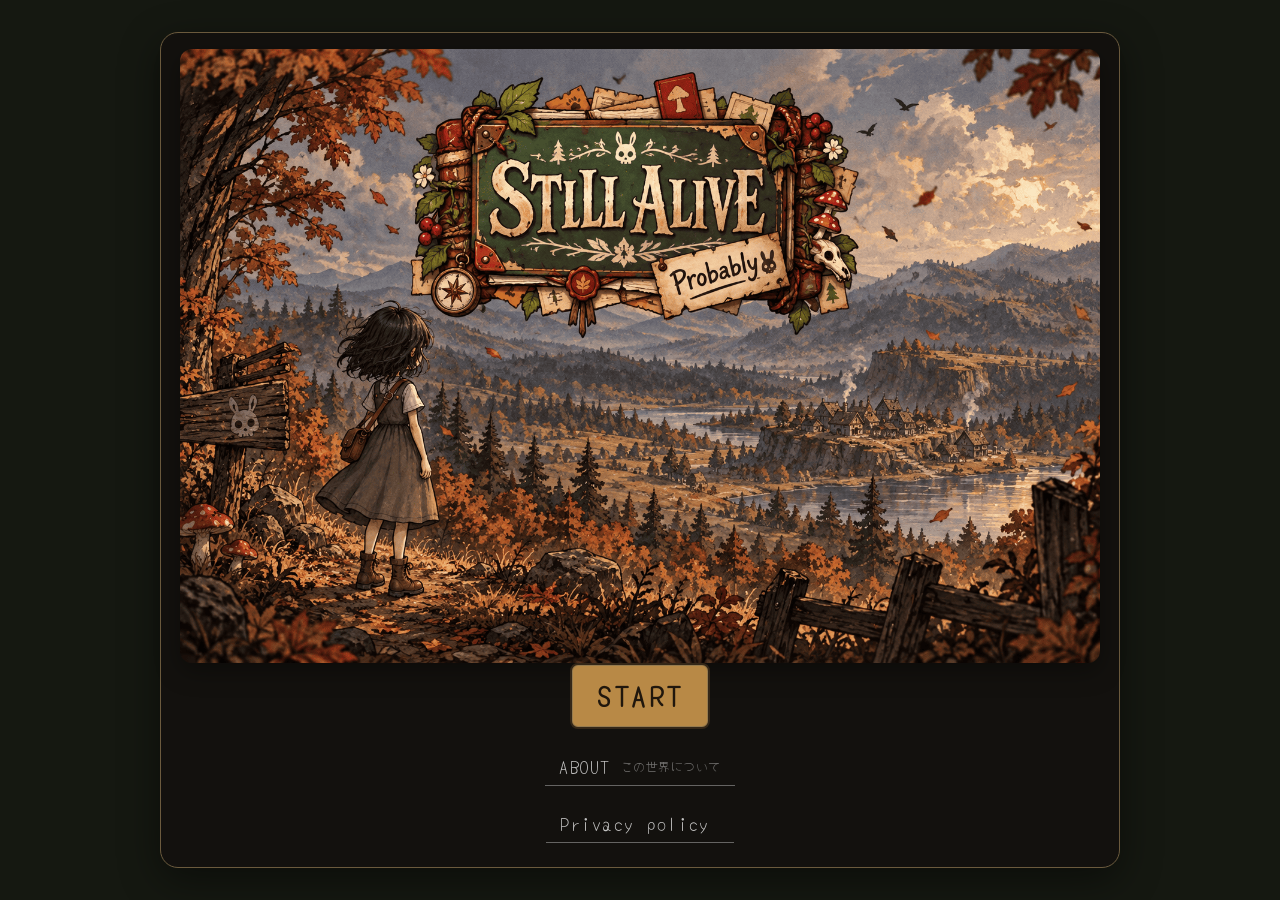
<file: survival-game/index.html>
<!doctype html>
<html lang="ja">
<head>
  <meta charset="utf-8">
  <meta name="viewport" content="width=device-width,initial-scale=1">
  <title>STILL ALIVE, probably.｜奇妙な世界で生き延びる小さなサバイバルゲーム</title>

  <meta name="description" content="奇妙な世界で生き延びる小さなサバイバルゲーム。資源を集め、拠点を発展させながら空腹やライフを管理し、クリアを目指そう。インストール不要で遊べます。">
  <meta property="og:title" content="STILL ALIVE, probably.｜奇妙な世界で生き延びる小さなサバイバルゲーム">
  <meta property="og:description" content="奇妙な世界で生き延びる小さなサバイバルゲーム。資源を集め、拠点を発展させながら、クリアを目指そう。">
  <meta property="og:image" content="https://akasan-code.github.io/Still-Alive-Probably/survival-game/images/UI/title_screen.png">
  <meta name="twitter:card" content="summary_large_image">

  <link rel="preconnect" href="https://fonts.googleapis.com">
  <link rel="preconnect" href="https://fonts.gstatic.com" crossorigin>
  <link href="https://fonts.googleapis.com/css2?family=Yomogi&display=swap" rel="stylesheet">
  <link rel="stylesheet" href="style.css">

</head>

<body>

  <!-- =====================================================
       スタート画面
  ====================================================== -->

  <div id="title" class="start-screen">

    <div class="start-card title-card">

      <img
        src="images/UI/title_screen.png"
        alt="Still Alive, Probably"
        class="title-main-visual"
      >

      <button
        id="start"
        class="primary-btn title-start-btn"
      >
        START
      </button>
      <a href="./about.html" class="title-about-link">
        ABOUT
        <span>この世界について</span>
      </a>
      <a href="./privacy.html" class="title-about-link">
        Privacy policy
        <span></span>
      </a>
    </div>

  </div>

  <!-- =====================================================
       ゲーム本体
  ====================================================== -->

  <div id="game" hidden>

    <!-- ===================================================
         上部ステータス
    ==================================================== -->

    <header class="topbar">

      <div class="day-card">
        <div>
          Day
          <span id="day">1</span>
        </div>
      </div>

      <div
        id="resources"
        class="resources"
      ></div>

      <button
        id="bookBtn"
        class="menu-btn"
        type="button"
        aria-label="食材図鑑"
      >
        <img
          src="images/UI/book.png"
          alt=""
        >
      </button>
    </header>


    <!-- ===================================================
         キャラクター・ステータス
    ==================================================== -->

    <section class="status-area">
      <!-- 空腹度とライフエリア-->
      <div class="status-row">
        <div class="status-card">
          <div class="status-title">
            <div class="status-label">
              <img class="status-icon" src="images/UI/hunger.png" alt="空腹度">
              <span>空腹度</span>
            </div>
            <b id="hungerText"></b>
          </div>
          <div class="bar">
            <i id="hungerBar"></i>
          </div>
        </div>

        <div class="status-card">
          <div class="status-title">
            <div class="status-label">
              <img class="status-icon" src="images/UI/life.png" alt="ライフ">
              <span>ライフ</span>
            </div>
            <b id="lifeText"></b>
          </div>
          <div class="bar life">
            <i id="lifeBar"></i>
          </div>
        </div>
      </div>

      <div id="characterArea" class="character-area">

        <div class="eat-control">

          <button
            id="eat"
            class="eat-button"
            type="button"
            aria-label="食べる"
          >
            <img
              src="images/UI/eat.png"
              alt=""
            >
          </button>

          <div class="eat-food-count">
            <img
              src="images/UI/materials_food.png"
              alt="食料"
            >
            <span id="food">0</span>
          </div>
        </div>

        <div class="character-display">

          <img
            id="char"
            src="images/character_idle1.png"
            alt="主人公"
          >

          <div
            id="discoveryMark"
            class="discovery-mark"
            hidden
          >
            !
          </div>

        </div>

      <button
        id="exploreSign"
        class="explore-sign-button"
        type="button"
        aria-label="探検へ"
      >
        <img
          src="images/UI/explore_sign.png"
          alt=""
        >
      </button>

      </div>

    </section>


    <!-- ===================================================
         メイン
    ==================================================== -->

    <main>


      <!-- =================================================
           拠点画面
      ================================================== -->

      <div
        id="baseView"
        class="game-view"
      >

        <section class="base-panel">

          <div class="section-head">

            <h2>
              拠点施設
            </h2>

            <span class="section-note">施設を選んで開発</span>

          </div>

          <div
            id="facilities"
            class="facility-grid"
          ></div>

        </section>

        <!-- 探索ログ -->
        <section class="log-panel">

          <div class="section-head">

            <h2>
              探索ログ
            </h2>

            <button id="clearLog">
              消去
            </button>

          </div>

          <div id="log"></div>

        </section>

      </div>


      <!-- =================================================
           探索画面
      ================================================== -->

      <div
        id="exploreView"
        class="game-view"
        hidden
      >

        <section class="map-panel">

          <div class="section-head">

            <h2>
              🧭 探索マップ
            </h2>

            <button id="backToBase">
              🏠 拠点に戻る
            </button>

          </div>

          <div class="explore-help">
            探索済みマスに隣接するマスを探索できます
          </div>

          <div
            id="map"
            class="hex-map"
          ></div>

        </section>

      </div>


    </main>

  </div>


  <!-- =====================================================
       探索確認モーダル
  ====================================================== -->

  <div
    id="exploreModal"
    class="modal-backdrop"
    hidden
  >

    <div class="explore-modal">

      <div class="modal-head">

        <div>

          <small>
            探索先の確認
          </small>

          <h2 id="exploreTitle"></h2>

        </div>

        <button
          id="modalClose"
          class="modal-close"
        >
          ×
        </button>

      </div>


      <div
        id="explorePreview"
        class="explore-preview"
      ></div>

      <div class="preview-section">

        <h3>
          獲得予想
        </h3>

        <div
          id="resourcePreview"
          class="resource-preview"
        ></div>

        <p class="preview-note">
        </p>

      </div>


      <div class="modal-actions">

        <button
          id="cancelExplore"
          class="secondary-btn"
        >
          やめる
        </button>

        <button
          id="confirmExplore"
          class="primary-btn"
        >
          ここを探索する
        </button>

      </div>

    </div>

  </div>


  <!-- =====================================================
       施設確認モーダル
  ====================================================== -->

  <div
    id="facilityModal"
    class="modal-backdrop"
    hidden
  >

    <div class="explore-modal wide">

      <div class="modal-head">

        <h2 id="facilityTitle">施設</h2>

        <button
          id="facilityClose"
          class="modal-close"
        >
          ×
        </button>

      </div>

      <div id="facilityDetail" class="facility-detail"></div>

      <div class="modal-actions">
        <button id="facilityCancel" class="secondary-btn">
          キャンセル
        </button>
        <button id="facilityUpgradeBtn" class="primary-btn">
          レベルアップ
        </button>
      </div>

    </div>

  </div>


  <!-- =====================================================
       食材図鑑モーダル
  ====================================================== -->

  <div
    id="bookModal"
    class="modal-backdrop"
    hidden
  >

    <div class="explore-modal wide">

      <div class="modal-head">

        <h2>
          食材図鑑
        </h2>

        <button
          class="modalClose2 modal-close"
        >
          ×
        </button>

      </div>

      <div
        id="book"
        class="book-grid"
      ></div>

    </div>

  </div>

<!-- =====================================================
     探索結果モーダル
====================================================== -->
  <div
    id="exploreResultModal"
    class="modal-backdrop"
    hidden
  >
    <div class="explore-modal">

      <div class="modal-head">
        <div>
          <small>探索終了</small>
          <h2>見つけたもの</h2>
        </div>
      </div>

      <div
        id="exploreResultDetail"
        class="explore-result-detail"
      ></div>

      <div class="modal-actions result-actions">

        <button
          id="exploreResultOk"
          class="primary-btn"
        >
          OK
        </button>

      </div>

    </div>
  </div>

  <!-- トースト -->

  <div
    id="toast"
    class="toast"
  ></div>


  <script src="app.js"></script>

  <!-- =====================================================
      スクラップブックイベント　ラストイベント
  ===================================================== -->
  <div
    id="gateCutsceneOverlay"
    class="story-cutscene-overlay"
    hidden
  >
    <div
      id="gateScrapbook"
      class="story-scrapbook"
    >

      <div
        id="gateCutLayer"
        class="story-cut-layer"
      ></div>

      <div
        id="gateCutText"
        class="story-cut-text"
      ></div>

      <div class="story-cut-guide">
        タップして続ける
      </div>

    </div>
    <div
    id="gateEndingFade"
    class="gate-ending-fade"
  ></div>
  </div>

  <!-- =====================================================
      エンディング
  ===================================================== -->
  <div
    id="endingOverlay"
    class="ending-overlay"
    hidden
  >
    <div
      id="endingPage"
      class="ending-page"
    >

      <div
        id="endingCutLayer"
        class="ending-cut-layer"
      ></div>

      <div
        id="endingBookCover"
        class="ending-book-cover"
      >
        <img
          src="images/events/book_cover.png"
          alt="旅の記録"
        >
      </div>

    </div>

    <div
      id="endingTitle"
      class="ending-title"
    >
      the end...
    </div>
  </div>

</body>
</html>
</file>
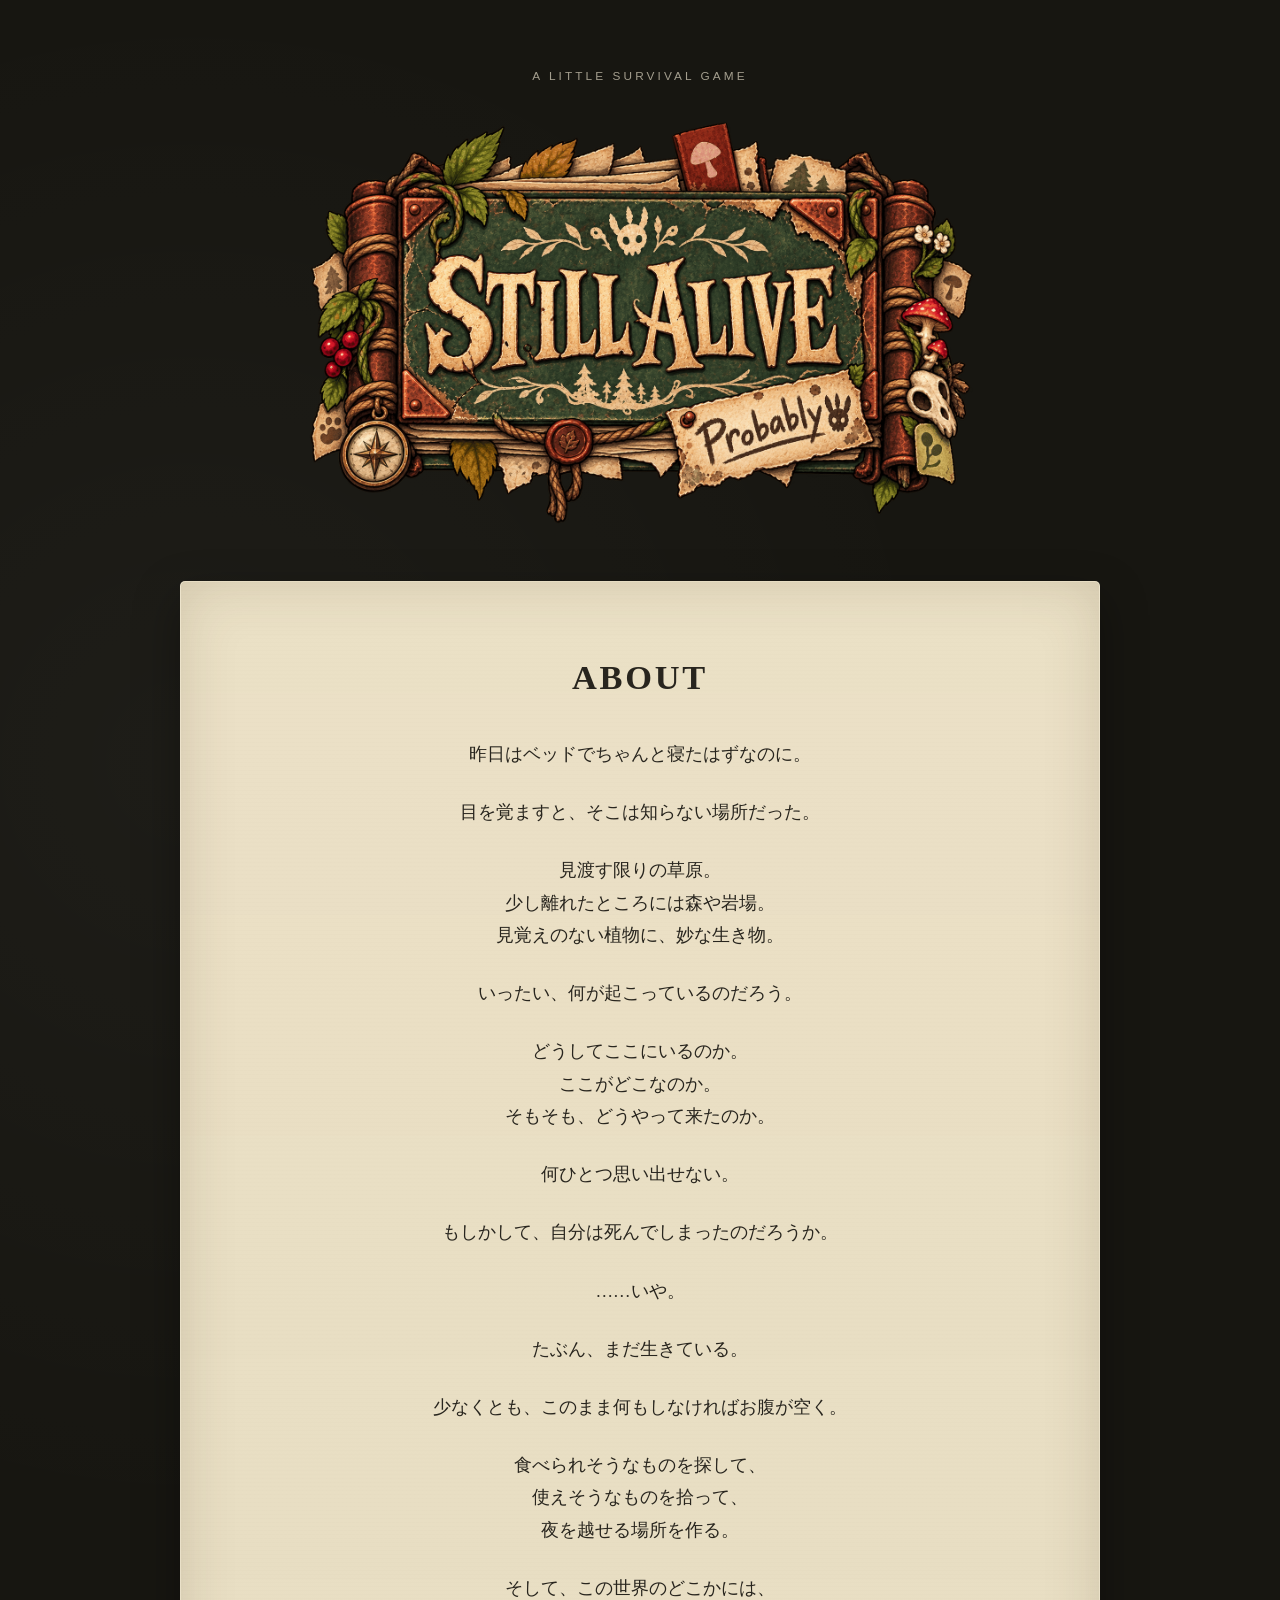
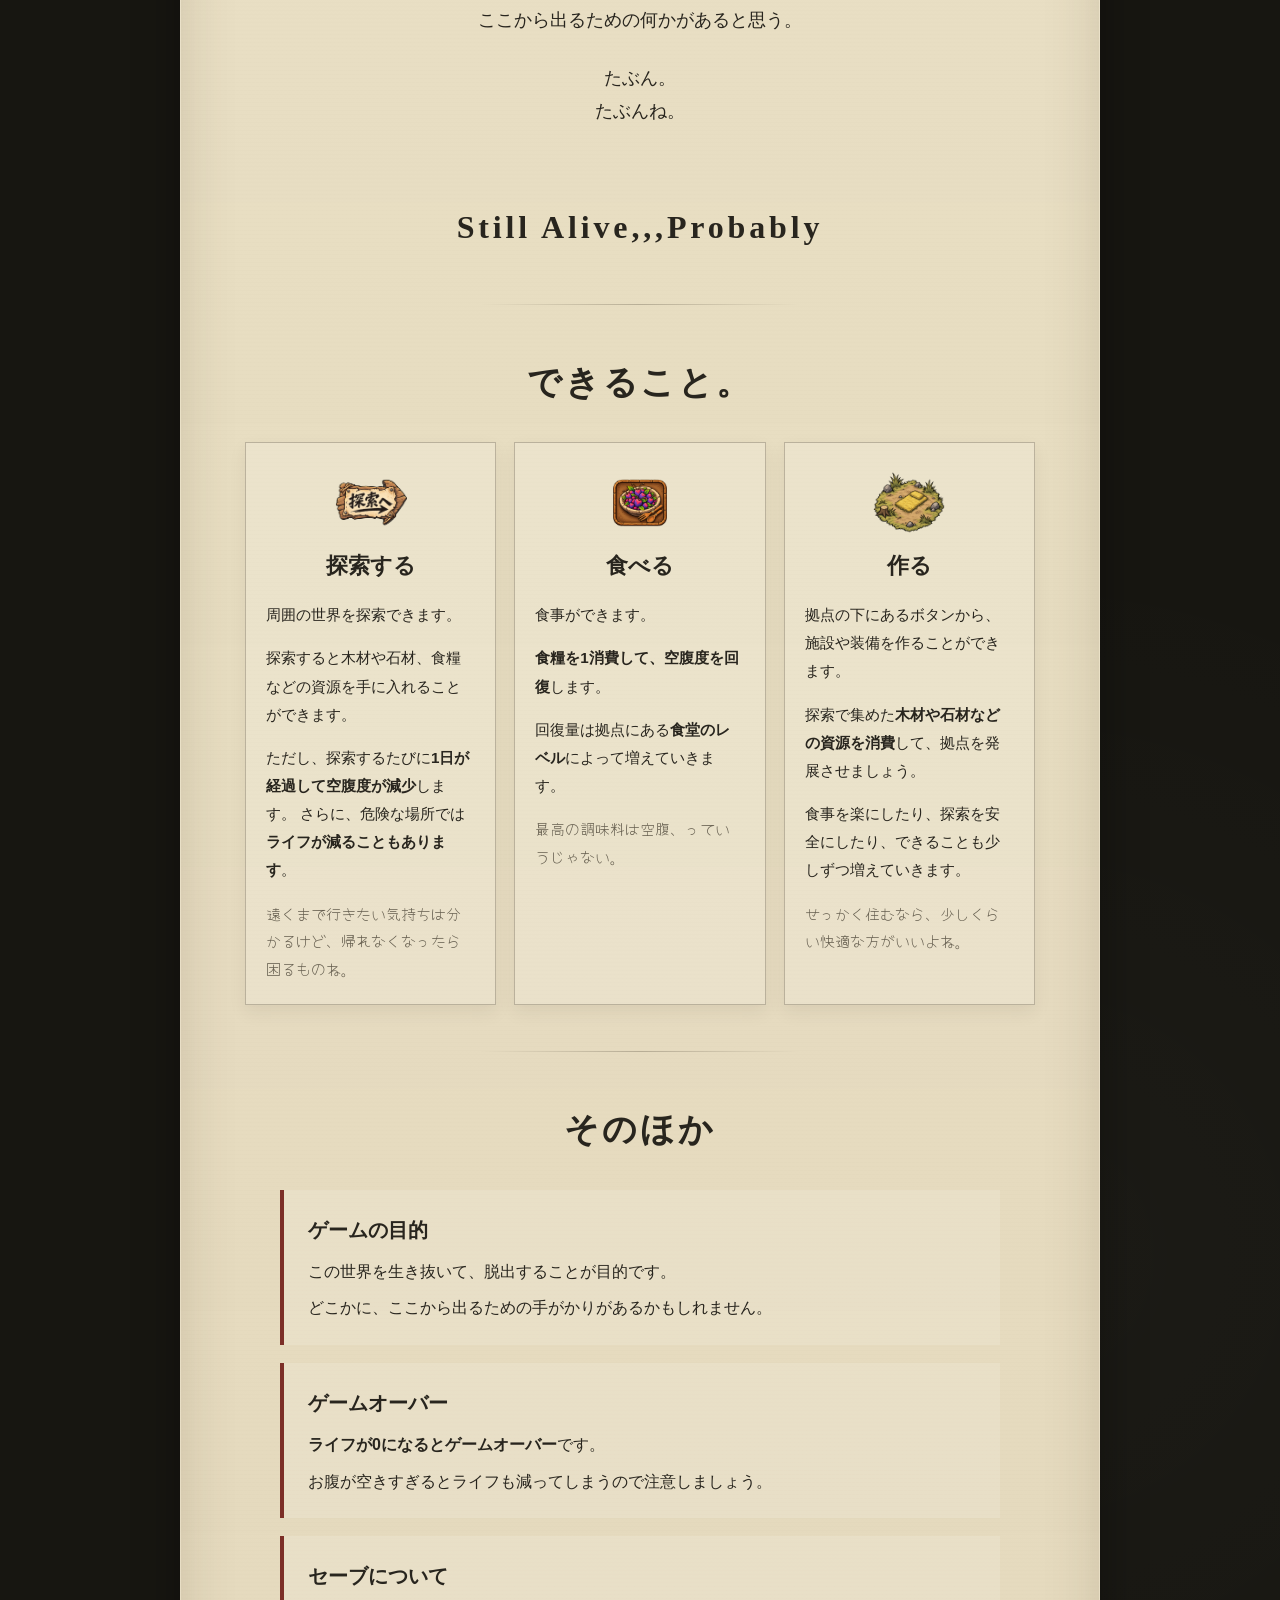
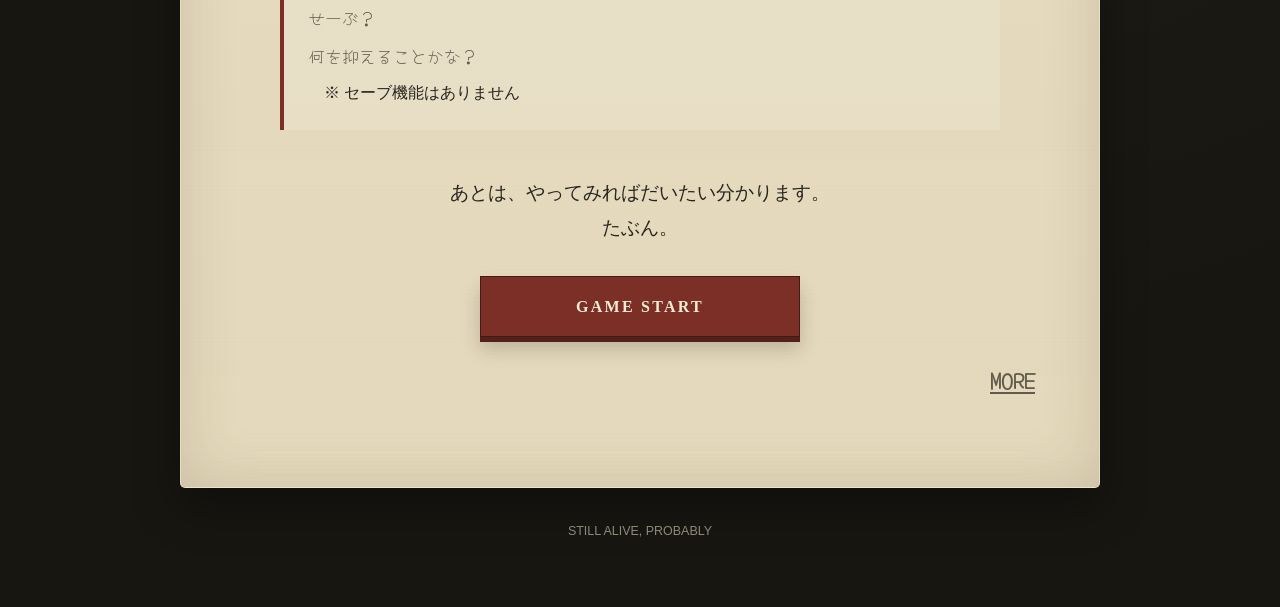
<file: survival-game/about.html>
<!DOCTYPE html>
<html lang="ja">
<head>
  <meta charset="UTF-8">
  <meta name="viewport" content="width=device-width, initial-scale=1.0">
  <meta name="description" content="STILL ALIVE, PROBABLY - 奇妙な世界を生き抜いて脱出するサバイバル探索ゲーム">
  <title>ABOUT | STILL ALIVE, PROBABLY</title>
  <link rel="preconnect" href="https://fonts.googleapis.com">
  <link rel="preconnect" href="https://fonts.gstatic.com" crossorigin>
  <link href="https://fonts.googleapis.com/css2?family=Yomogi&display=swap" rel="stylesheet">

  <style>
    :root {
      --bg: #171611;
      --paper: #e9dec1;
      --paper-dark: #d5c7a5;
      --ink: #28251e;
      --muted: #625b4c;
      --accent: #7c2f27;
      --accent-dark: #55201b;
      --line: rgba(61, 53, 39, 0.28);
      --shadow: rgba(0, 0, 0, 0.34);
    }

    * {
      box-sizing: border-box;
    }

    html {
      scroll-behavior: smooth;
    }

    body {
      margin: 0;
      min-height: 100vh;
      color: var(--ink);
      background:
        radial-gradient(circle at 15% 20%, rgba(255,255,255,0.03), transparent 24%),
        radial-gradient(circle at 80% 75%, rgba(255,255,255,0.025), transparent 24%),
        var(--bg);
      font-family:
        "Hiragino Kaku Gothic ProN",
        "Yu Gothic",
        "Meiryo",
        sans-serif;
      line-height: 1.85;
    }

    a {
      color: inherit;
    }

    .page {
      width: min(920px, calc(100% - 28px));
      margin: 0 auto;
      padding: 42px 0 64px;
    }

    .hero {
      text-align: center;
      color: #efe7d1;
      padding: 24px 14px 32px;
    }

    .hero-kicker {
      margin: 0 0 8px;
      font-size: 0.74rem;
      letter-spacing: 0.26em;
      opacity: 0.65;
    }

    .hero-title {
      margin: 0;
      font-family: Georgia, "Times New Roman", serif;
      font-size: clamp(2.25rem, 7vw, 4.9rem);
      line-height: 0.95;
      letter-spacing: 0.02em;
      font-weight: 700;
      text-shadow: 0 4px 18px rgba(0,0,0,0.4);
    }

    .hero-probably {
      display: inline-block;
      margin-top: 10px;
      padding: 3px 12px 5px;
      font-family: Georgia, "Times New Roman", serif;
      font-size: clamp(1rem, 3.7vw, 1.55rem);
      font-style: italic;
      letter-spacing: 0.08em;
      background: #d9caa8;
      color: #29251c;
      transform: rotate(-2deg);
      box-shadow: 0 3px 10px rgba(0,0,0,0.28);
    }

    /*
      ロゴ画像を使う場合は、上の .hero-title / .hero-probably の代わりに
      <img class="hero-logo" src="./images/your-logo.png" alt="STILL ALIVE, PROBABLY">
      のように差し替えられます。
    */
    .hero-logo {
      display: block;
      width: min(680px, 94%);
      height: auto;
      margin: 0 auto;
    }

    .paper {
      position: relative;
      overflow: hidden;
      background:
        linear-gradient(rgba(255,255,255,0.08), rgba(0,0,0,0.025)),
        var(--paper);
      border: 1px solid rgba(255,255,255,0.1);
      border-radius: 5px;
      box-shadow: 0 18px 46px var(--shadow);
    }

    .paper::before,
    .paper::after {
      content: "";
      position: absolute;
      pointer-events: none;
      inset: 0;
    }

    .paper::before {
      opacity: 0.14;
      background-image:
        repeating-linear-gradient(
          0deg,
          rgba(74, 61, 42, 0.08) 0px,
          rgba(74, 61, 42, 0.08) 1px,
          transparent 1px,
          transparent 4px
        );
    }

    .paper::after {
      box-shadow: inset 0 0 55px rgba(82, 67, 43, 0.17);
    }

    .paper-inner {
      position: relative;
      z-index: 1;
      padding: clamp(28px, 6vw, 64px);
    }

    .story {
      max-width: 650px;
      margin: 0 auto;
      text-align: center;
      font-family: "Yu Mincho", "Hiragino Mincho ProN", serif;
      font-size: clamp(1rem, 2.3vw, 1.1rem);
    }

    .story p {
      margin: 0 0 1.45em;
    }

    .story .ending-title {
      margin-top: 2.2em;
      font-family: Georgia, "Times New Roman", serif;
      font-size: clamp(1.25rem, 4vw, 2rem);
      font-weight: 700;
      letter-spacing: 0.12em;
    }

    .divider {
      width: min(320px, 70%);
      height: 1px;
      margin: 46px auto;
      background: linear-gradient(to right, transparent, var(--line), transparent);
    }

    .section-title {
      margin: 0 0 28px;
      text-align: center;
      font-family: "Yu Mincho", "Hiragino Mincho ProN", serif;
      font-size: clamp(1.5rem, 4vw, 2.15rem);
      letter-spacing: 0.08em;
    }

    .actions {
      display: grid;
      grid-template-columns: repeat(3, 1fr);
      gap: 18px;
    }

    .action-card {
      position: relative;
      padding: 24px 20px 22px;
      border: 1px solid var(--line);
      background: rgba(255,255,255,0.16);
      box-shadow: 0 7px 16px rgba(67, 54, 34, 0.08);
    }

    .action-card h3 {
      margin: 0 0 14px;
      font-family: "Yu Mincho", "Hiragino Mincho ProN", serif;
      font-size: 1.35rem;
    }

    .action-card p {
      margin: 0 0 1em;
      font-size: 0.95rem;
    }

    .action-card p:last-child {
      margin-bottom: 0;
    }
    .action-heading {
      display: flex;
      flex-direction: column;
      gap: 8px;
      align-items: center;
      margin-bottom: 14px;
    }

    .action-heading h3 {
      margin: 0;
    }

    .action-icon {
      width: 72px;
      height: 72px;
      object-fit: contain;
    }

    .action-card > p {
      text-align: left;
    }

    .flavor {
      color: var(--muted);
      font-family: "Yomogi", cursive;
      font-style: normal;
      font-size: 1.05rem;
      line-height: 1.8;
    }

    .more {
      color: var(--muted);
      font-family: "Yomogi", cursive;
      font-style: normal;
      font-size: 1.4rem;
      line-height: 1.8;
      text-align: right;
      font-weight: 700;
    }

    .rules {
      display: grid;
      gap: 18px;
      max-width: 720px;
      margin: 0 auto;
    }

    .rule {
      padding: 22px 24px;
      border-left: 4px solid var(--accent);
      background: rgba(255,255,255,0.13);
    }

    .rule h3 {
      margin: 0 0 8px;
      font-family: "Yu Mincho", "Hiragino Mincho ProN", serif;
      font-size: 1.25rem;
    }

    .rule p {
      margin: 0.45em 0 0;
    }

    .save-joke {
      font-family: "Yomogi", cursive;
      font-size: 1.15rem;
      font-style: normal;
      line-height: 1.8;
    }

    .closing {
      margin: 46px 0 16px;
      text-align: center;
      font-family: "Yu Mincho", "Hiragino Mincho ProN", serif;
      font-size: clamp(1.02rem, 2.5vw, 1.18rem);
    }

    .start-wrap {
      text-align: center;
      margin-top: 30px;
    }

    .start-button {
      display: inline-block;
      min-width: min(320px, 100%);
      padding: 15px 28px;
      text-decoration: none;
      color: #f6ecd5;
      background: var(--accent);
      border: 1px solid rgba(48, 20, 17, 0.75);
      box-shadow:
        0 5px 0 var(--accent-dark),
        0 12px 18px rgba(0,0,0,0.18);
      font-family: Georgia, "Times New Roman", serif;
      font-weight: 700;
      letter-spacing: 0.14em;
      transition: transform 0.14s ease, box-shadow 0.14s ease;
    }

    .start-button:hover {
      transform: translateY(-1px);
      box-shadow:
        0 6px 0 var(--accent-dark),
        0 14px 22px rgba(0,0,0,0.2);
    }

    .start-button:active {
      transform: translateY(4px);
      box-shadow:
        0 1px 0 var(--accent-dark),
        0 5px 10px rgba(0,0,0,0.17);
    }

    .footnote {
      margin: 32px 0 0;
      text-align: center;
      color: rgba(239, 231, 209, 0.58);
      font-size: 0.78rem;
    }

    strong {
      font-weight: 700;
    }

    @media (max-width: 760px) {
      .page {
        width: min(100% - 18px, 920px);
        padding-top: 24px;
      }

      .hero {
        padding-top: 18px;
      }

      .actions {
        grid-template-columns: 1fr;
      }

      .paper-inner {
        padding: 30px 20px 38px;
      }

      .action-card,
      .rule {
        padding: 20px 18px;
      }

      .divider {
        margin: 36px auto;
      }
    }
  </style>
</head>

<body>
  <main class="page">

    <header class="hero">
      <p class="hero-kicker">A LITTLE SURVIVAL GAME</p>

      <!-- ロゴ画像に差し替える場合は、以下2要素を削除して
      <img class="hero-logo" src="./images/logo.png" alt="STILL ALIVE, PROBABLY">
      などに変更してください。 -->
      <img class="hero-logo" src="./images/UI/title_logo.png" alt="STILL ALIVE, PROBABLY">
    </header>

    <article class="paper">
      <div class="paper-inner">

        <section class="story" aria-labelledby="story-heading">
          <h2 id="story-heading" class="section-title">ABOUT</h2>

          <p>昨日はベッドでちゃんと寝たはずなのに。</p>

          <p>
            目を覚ますと、そこは知らない場所だった。
          </p>

          <p>
            見渡す限りの草原。<br>
            少し離れたところには森や岩場。<br>
            見覚えのない植物に、妙な生き物。
          </p>

          <p>いったい、何が起こっているのだろう。</p>

          <p>
            どうしてここにいるのか。<br>
            ここがどこなのか。<br>
            そもそも、どうやって来たのか。
          </p>

          <p>何ひとつ思い出せない。</p>

          <p>もしかして、自分は死んでしまったのだろうか。</p>

          <p>……いや。</p>

          <p>たぶん、まだ生きている。</p>

          <p>少なくとも、このまま何もしなければお腹が空く。</p>

          <p>
            食べられそうなものを探して、<br>
            使えそうなものを拾って、<br>
            夜を越せる場所を作る。
          </p>

          <p>
            そして、この世界のどこかには、<br>
            ここから出るための何かがあると思う。
          </p>

          <p>
            たぶん。<br>
            たぶんね。
          </p>

          <p class="ending-title">Still Alive,,,Probably</p>
        </section>

        <div class="divider"></div>

        <section aria-labelledby="actions-heading">
          <h2 id="actions-heading" class="section-title">できること。</h2>

          <div class="actions">
            <section class="action-card">
              <div class="action-heading">
                <img
                  src="./images/UI/explore_sign.png"
                  alt=""
                  class="action-icon"
                >
                <h3>探索する</h3>
              </div>
              <p>
                周囲の世界を探索できます。
              </p>
              <p>
                探索すると木材や石材、食糧などの資源を手に入れることができます。
              </p>
              <p>
                ただし、探索するたびに<strong>1日が経過して空腹度が減少</strong>します。
                さらに、危険な場所では<strong>ライフが減ることもあります</strong>。
              </p>
              <p class="flavor">
                遠くまで行きたい気持ちは分かるけど、帰れなくなったら困るものね。
              </p>
            </section>

            <section class="action-card">
              <div class="action-heading">
                <img
                  src="./images/UI/eat.png"
                  alt=""
                  class="action-icon"
                >
                <h3>食べる</h3>
              </div>
              <p>
                食事ができます。
              </p>
              <p>
                <strong>食糧を1消費して、空腹度を回復</strong>します。
              </p>
              <p>
                回復量は拠点にある<strong>食堂のレベル</strong>によって増えていきます。
              </p>
              <p class="flavor">
                最高の調味料は空腹、っていうじゃない。
              </p>
            </section>

            <section class="action-card">
              <div class="action-heading">
                <img
                  src="./images/base_lv1.png"
                  alt=""
                  class="action-icon"
                >
                <h3>作る</h3>
              </div>            
              <p>
                拠点の下にあるボタンから、施設や装備を作ることができます。
              </p>
              <p>
                探索で集めた<strong>木材や石材などの資源を消費</strong>して、拠点を発展させましょう。
              </p>
              <p>
                食事を楽にしたり、探索を安全にしたり、できることも少しずつ増えていきます。
              </p>
              <p class="flavor">
                せっかく住むなら、少しくらい快適な方がいいよね。
              </p>
            </section>
          </div>
        </section>

        <div class="divider"></div>

        <section aria-labelledby="rules-heading">
          <h2 id="rules-heading" class="section-title">そのほか</h2>

          <div class="rules">
            <section class="rule">
              <h3>ゲームの目的</h3>
              <p>
                この世界を生き抜いて、脱出することが目的です。
              </p>
              <p>
                どこかに、ここから出るための手がかりがあるかもしれません。
              </p>
            </section>

            <section class="rule">
              <h3>ゲームオーバー</h3>
              <p>
                <strong>ライフが0になるとゲームオーバー</strong>です。
              </p>
              <p>
                お腹が空きすぎるとライフも減ってしまうので注意しましょう。
              </p>
            </section>

            <section class="rule">
              <h3>セーブについて</h3>
              <p class="flavor">せーぶ？</p>
              <p class="flavor">何を抑えることかな？</p>
              <p>　※ セーブ機能はありません</p>
            </section>
          </div>
        </section>

        <p class="closing">
          あとは、やってみればだいたい分かります。<br>
          たぶん。
        </p>

        <div class="start-wrap">
          <a class="start-button" href="./index.html">GAME START</a>
        </div>
        <p class="more">
          <a href="https://akasan-code.github.io/Still-Alive-Probably/survival-game/more/more.html">MORE</a>
        </p>

      </div>
    </article>

    <p class="footnote">STILL ALIVE, PROBABLY</p>

  </main>
</body>
</html>
</file>
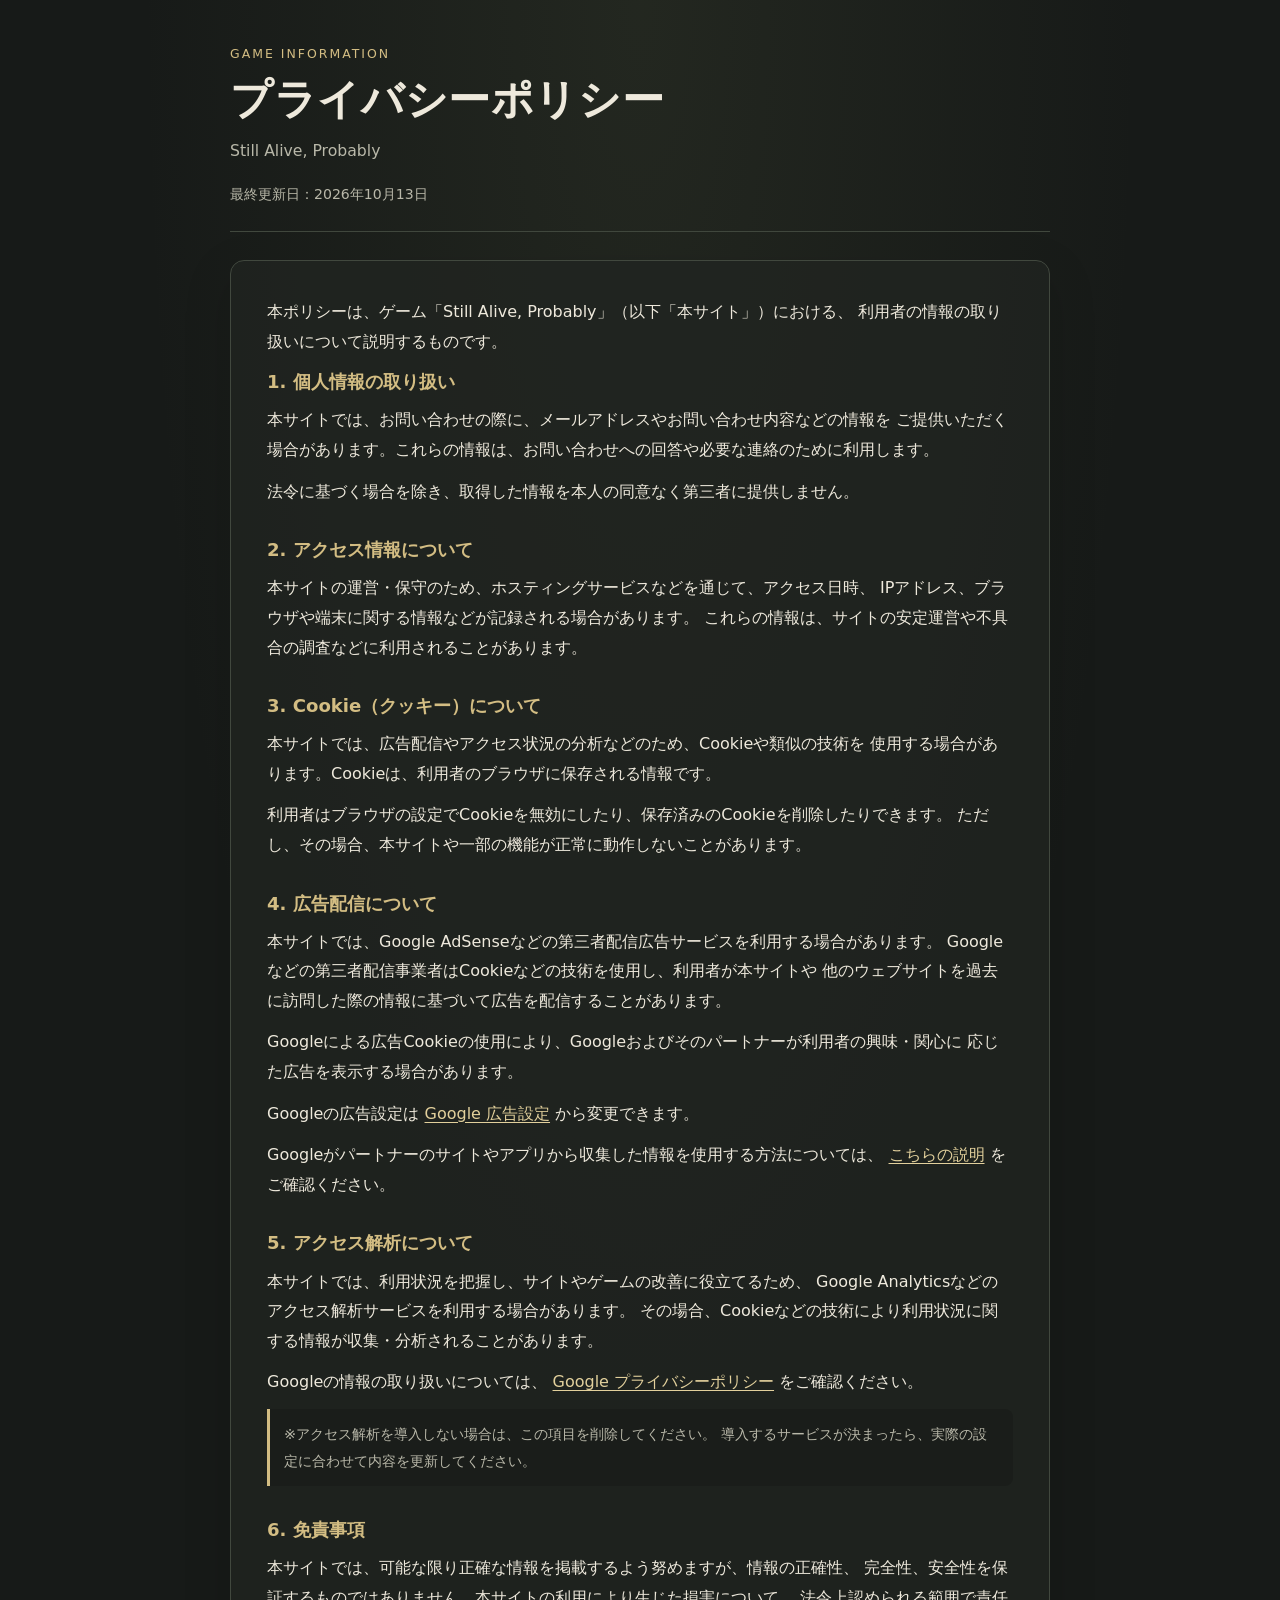
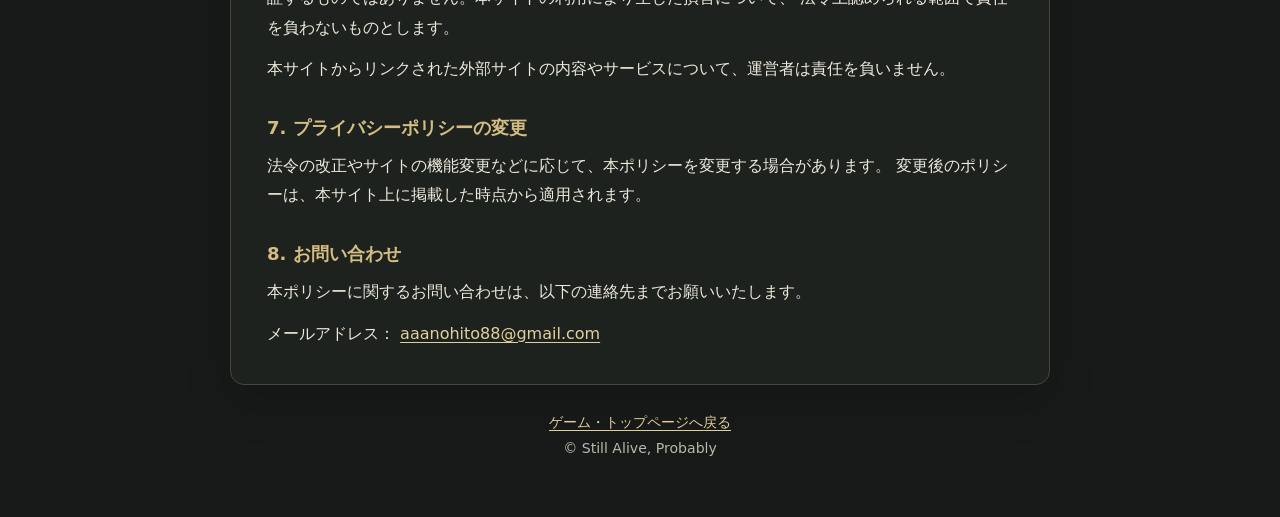
<file: survival-game/privacy.html>
<!doctype html>
<html lang="ja">
<head>
  <meta charset="utf-8">
  <meta name="viewport" content="width=device-width, initial-scale=1">
  <meta name="description" content="Still Alive, Probably のプライバシーポリシー。利用者情報、Cookie、広告配信、アクセス解析について説明します。">
  <meta name="theme-color" content="#171a18">
  <title>プライバシーポリシー | Still Alive, Probably</title>
  <style>
    :root {
      color-scheme: dark;
      --bg: #171a18;
      --panel: #202521;
      --text: #eee9dc;
      --muted: #b9b8a9;
      --accent: #d3bd83;
      --line: #41483e;
    }

    * { box-sizing: border-box; }

    html { scroll-behavior: smooth; }

    body {
      margin: 0;
      background:
        radial-gradient(ellipse at 50% 0%, rgba(104, 115, 78, .15), transparent 55%),
        var(--bg);
      color: var(--text);
      font-family: system-ui, -apple-system, BlinkMacSystemFont, "Hiragino Kaku Gothic ProN",
                   "Yu Gothic", Meiryo, sans-serif;
      line-height: 1.85;
    }

    .page {
      width: min(820px, calc(100% - 32px));
      margin: 0 auto;
      padding: 42px 0 56px;
    }

    header {
      padding: 0 0 24px;
      border-bottom: 1px solid var(--line);
      margin-bottom: 28px;
    }

    .eyebrow {
      color: var(--accent);
      font-size: .78rem;
      letter-spacing: .16em;
      text-transform: uppercase;
      margin: 0 0 8px;
    }

    h1 {
      font-size: clamp(1.8rem, 6vw, 2.65rem);
      line-height: 1.25;
      margin: 0;
      letter-spacing: .015em;
    }

    .game-title {
      color: var(--muted);
      margin: 10px 0 0;
      font-size: .98rem;
    }

    .updated {
      color: var(--muted);
      font-size: .88rem;
      margin-top: 16px;
    }

    main {
      background: rgba(32, 37, 33, .78);
      border: 1px solid var(--line);
      border-radius: 14px;
      padding: clamp(20px, 5vw, 36px);
      box-shadow: 0 16px 48px rgba(0, 0, 0, .15);
    }

    section + section { margin-top: 30px; }

    h2 {
      font-size: 1.13rem;
      line-height: 1.5;
      margin: 0 0 10px;
      color: var(--accent);
    }

    p { margin: 0 0 12px; }
    p:last-child { margin-bottom: 0; }

    a {
      color: #e2d09c;
      text-underline-offset: 3px;
      overflow-wrap: anywhere;
    }

    a:hover { color: #fff0bd; }

    .note {
      color: var(--muted);
      font-size: .9rem;
      padding: 12px 14px;
      border-left: 3px solid var(--accent);
      background: rgba(0, 0, 0, .15);
      border-radius: 0 8px 8px 0;
      margin-top: 12px;
    }

    footer {
      text-align: center;
      color: var(--muted);
      font-size: .88rem;
      padding-top: 24px;
    }

    footer a { margin: 0 8px; }

    @media (max-width: 520px) {
      .page { width: min(100% - 22px, 820px); padding-top: 28px; }
      main { border-radius: 10px; }
    }
  </style>
</head>
<body>
  <div class="page">
    <header>
      <p class="eyebrow">Game information</p>
      <h1>プライバシーポリシー</h1>
      <p class="game-title">Still Alive, Probably</p>
      <p class="updated">最終更新日：2026年10月13日</p>
    </header>

    <main>
      <p>
        本ポリシーは、ゲーム「Still Alive, Probably」（以下「本サイト」）における、
        利用者の情報の取り扱いについて説明するものです。
      </p>

      <section>
        <h2>1. 個人情報の取り扱い</h2>
        <p>
          本サイトでは、お問い合わせの際に、メールアドレスやお問い合わせ内容などの情報を
          ご提供いただく場合があります。これらの情報は、お問い合わせへの回答や必要な連絡のために利用します。
        </p>
        <p>
          法令に基づく場合を除き、取得した情報を本人の同意なく第三者に提供しません。
        </p>
      </section>

      <section>
        <h2>2. アクセス情報について</h2>
        <p>
          本サイトの運営・保守のため、ホスティングサービスなどを通じて、アクセス日時、
          IPアドレス、ブラウザや端末に関する情報などが記録される場合があります。
          これらの情報は、サイトの安定運営や不具合の調査などに利用されることがあります。
        </p>
      </section>

      <section>
        <h2>3. Cookie（クッキー）について</h2>
        <p>
          本サイトでは、広告配信やアクセス状況の分析などのため、Cookieや類似の技術を
          使用する場合があります。Cookieは、利用者のブラウザに保存される情報です。
        </p>
        <p>
          利用者はブラウザの設定でCookieを無効にしたり、保存済みのCookieを削除したりできます。
          ただし、その場合、本サイトや一部の機能が正常に動作しないことがあります。
        </p>
      </section>

      <section>
        <h2>4. 広告配信について</h2>
        <p>
          本サイトでは、Google AdSenseなどの第三者配信広告サービスを利用する場合があります。
          Googleなどの第三者配信事業者はCookieなどの技術を使用し、利用者が本サイトや
          他のウェブサイトを過去に訪問した際の情報に基づいて広告を配信することがあります。
        </p>
        <p>
          Googleによる広告Cookieの使用により、Googleおよびそのパートナーが利用者の興味・関心に
          応じた広告を表示する場合があります。
        </p>
        <p>
          Googleの広告設定は
          <a href="https://adssettings.google.com/" target="_blank" rel="noopener noreferrer">Google 広告設定</a>
          から変更できます。
        </p>
        <p>
          Googleがパートナーのサイトやアプリから収集した情報を使用する方法については、
          <a href="https://policies.google.com/technologies/partner-sites?hl=ja" target="_blank" rel="noopener noreferrer">こちらの説明</a>
          をご確認ください。
        </p>
      </section>

      <section>
        <h2>5. アクセス解析について</h2>
        <p>
          本サイトでは、利用状況を把握し、サイトやゲームの改善に役立てるため、
          Google Analyticsなどのアクセス解析サービスを利用する場合があります。
          その場合、Cookieなどの技術により利用状況に関する情報が収集・分析されることがあります。
        </p>
        <p>
          Googleの情報の取り扱いについては、
          <a href="https://policies.google.com/privacy?hl=ja" target="_blank" rel="noopener noreferrer">Google プライバシーポリシー</a>
          をご確認ください。
        </p>
        <p class="note">
          ※アクセス解析を導入しない場合は、この項目を削除してください。
          導入するサービスが決まったら、実際の設定に合わせて内容を更新してください。
        </p>
      </section>

      <section>
        <h2>6. 免責事項</h2>
        <p>
          本サイトでは、可能な限り正確な情報を掲載するよう努めますが、情報の正確性、
          完全性、安全性を保証するものではありません。本サイトの利用により生じた損害について、
          法令上認められる範囲で責任を負わないものとします。
        </p>
        <p>
          本サイトからリンクされた外部サイトの内容やサービスについて、運営者は責任を負いません。
        </p>
      </section>

      <section>
        <h2>7. プライバシーポリシーの変更</h2>
        <p>
          法令の改正やサイトの機能変更などに応じて、本ポリシーを変更する場合があります。
          変更後のポリシーは、本サイト上に掲載した時点から適用されます。
        </p>
      </section>

      <section>
        <h2>8. お問い合わせ</h2>
        <p>
          本ポリシーに関するお問い合わせは、以下の連絡先までお願いいたします。
        </p>
        <p>
          メールアドレス：
          <a href="mailto:aaanohito88@gmail.com">aaanohito88@gmail.com</a>
        </p>
      </section>
    </main>

    <footer>
      <a href="./">ゲーム・トップページへ戻る</a>
      <p>© Still Alive, Probably</p>
    </footer>
  </div>
</body>
</html>
</file>
<file: survival-game/style.css>
:root {
  --paper: #cdbb91;
  --paper2: #e0cfaa;
  --ink: #241f19;
  --dark: #25231e;
  --line: #5b4a32;
  --gold: #d4a83f;
  --red: #b84f3d;
  --green: #768b55;
  --muted: #877b64;
}


/* =========================================================
   基本
========================================================= */

* {
  box-sizing: border-box;
}

html,
body {
  margin: 0;
  background: #161612;
  color: var(--ink);
  font-family: Georgia, "Hiragino Mincho ProN", serif;
}

body {
  min-height: 100vh;
}


/* =========================================================
   ゲーム画面
========================================================= */

.game-view {
  display: block;
}

.game-view[hidden] {
  display: none !important;
}


/* =========================================================
   上部バー
========================================================= */

.topbar {
  position: sticky;
  top: 0;
  z-index: 10;

  display: grid;
  grid-template-columns: 90px 1fr 48px;
  gap: 8px;

  padding: 10px;

  background: #211f1a;
  border-bottom: 3px solid #5e4e37;
}

.day-card {
  background: var(--paper2);

  border: 2px solid #5b4a32;
  border-radius: 7px;

  text-align: center;

  padding: 5px;

  box-shadow:
    inset 0 0 0 2px #b7a477;
}

.day-card #day {
  font-weight: bold;
  font-size: 19px;
}

.day-card small {
  font-size: 12px;
}


/* =========================================================
   資源
========================================================= */

.resources {
  display: flex;

  align-items: center;
  justify-content: space-around;

  color: #eee;

  font-size: 16px;

  gap: 5px;
}

.res {
  white-space: nowrap;
}


/* =========================================================
   メニューボタン
========================================================= */

.menu-btn {
  width: 42px;
  height: 42px;

  padding: 0;
  border: none;

  background: transparent;

  display: flex;
  align-items: center;
  justify-content: center;

  cursor: pointer;
}

.menu-btn img {
  width: 100%;
  height: 100%;

  object-fit: contain;
  display: block;

  pointer-events: none;
}


/* =========================================================
   キャラクター・ステータス
========================================================= */

.status-row {
  display: grid;

  grid-template-columns: 1fr 1fr;

  gap: 8px;

  padding: 8px;

  background: #292720;
}

.status-card {
  border: 2px solid #574936;

  border-radius: 6px;

  padding: 8px;

  background: #302e28;

  color: #eee;
}

.status-title {
  display: flex;
  align-items: center;
  justify-content: space-between;

  font-size: 14px;
  margin-bottom: 5px;
}

.status-title b {
  float: right;
}

.status-card small {
  color: #bcae8d;

  font-size: 10px;
}

.status-label {
  display: flex;
  align-items: center;
  gap: 4px;
}

.status-icon {
  width: 30px;
  height: 30px;

  object-fit: contain;
  display: block;

  flex-shrink: 0;
}


/* =========================================================
   ステータスバー
========================================================= */

.bar {
  height: 13px;

  background: #171613;

  border: 1px solid #0e0e0d;

  border-radius: 3px;

  overflow: hidden;
}

.bar i {
  display: block;

  height: 100%;
  width: 100%;

  background: #d49f37;

  transition: 0.25s;
}

.bar.life i {
  background: #b44c3b;
}


/* =========================================================
   共通パネル
========================================================= */

.map-panel,
.log-panel,
.base-panel {
  margin: 8px;

  border: 2px solid #4f402d;

  background: var(--paper);

  box-shadow:
    0 2px 0 #171510;
}

.section-head {
  display: flex;

  justify-content: space-between;
  align-items: center;

  padding: 7px 10px;

  border-bottom: 2px solid #796647;

  background:
    rgba(255, 255, 255, 0.08);
}

h2 {
  font-size: 17px;
  margin: 0;
}

.section-head span,
.section-head button {
  font-size: 11px;

  color: #62553e;
}

.section-head button {
  background: none;
  border: 0;

  cursor: pointer;
}


/* =========================================================
   拠点施設
========================================================= */

.base-panel {
  padding-bottom: 10px;
}

.facility-grid {
  padding: 9px;

  display: grid;

  grid-template-columns:
    repeat(3, 1fr);

  gap: 7px;
}

.facility {
  min-height: 145px;

  background: #d3c09a;

  border: 2px solid #786545;

  padding: 6px;

  text-align: center;

  position: relative;
}

.facility.locked {
  background: #77715f;

  color: #29261f;
}

.facility .icon {
  font-size: 42px;
}

.facility h3 {
  font-size: 14px;

  margin: 2px 0;
}

.facility p {
  font-size: 10px;

  margin: 3px 0 7px;

  min-height: 25px;
}

.facility button {
  width: 100%;

  background: #5b482c;

  color: #f2e4c4;

  border: 1px solid #332717;

  padding: 6px;

  font-family: inherit;

  font-weight: bold;
}

.facility button:disabled {
  opacity: 0.45;
}


/* =========================================================
   探索開始ボタン
========================================================= */

.explore-start-btn:active {
  transform: translateY(1px);
}

.explore-start-text strong {
  font-size: 19px;
}

.explore-start-text small {
  font-size: 11px;

  color: #5c4a32;
}


/* =========================================================
   探索ヘルプ
========================================================= */

.explore-help {
  padding: 7px 10px;

  background: #bca77d;

  border-bottom: 1px solid #756143;

  font-size: 11px;

  color: #5e5039;
}


/* =========================================================
   戻るボタン
========================================================= */

#backToBase {
  background: #b5a37e;

  border: 1px solid #6b5839;

  padding: 5px 8px;

  border-radius: 4px;

  cursor: pointer;
}


/* =========================================================
   六角形マップ
========================================================= */

.hex-map {
  position: relative;

  height: 440px;

  overflow: auto;

  background:
    radial-gradient(
      circle at center,
      #786f59 0,
      #4a4639 45%,
      #302f29 100%
    );

  -webkit-overflow-scrolling: touch;

  touch-action: pan-x pan-y;
}

.hex-world {
  position: relative;
  background:
    radial-gradient(
      circle at center,
      #2b332d 0%,
      #1b211d 45%,
      #0d100f 100%
    );
}


/* =========================================================
   六角形
========================================================= */

.hex {
  position: absolute;

  width: 112px;
  height: 129px;

  clip-path: polygon(
    25% 3%,
    75% 3%,
    100% 50%,
    75% 97%,
    25% 97%,
    0 50%
  );

  background: #57564c;

  filter:
    drop-shadow(
      0 2px 1px #201f1a
    );

  cursor: default;
}

.hex::before {
  content: "";
  position: absolute;
  inset: 4px;
  clip-path: inherit;
  border: none;
  background:
    var(
      --tile,
      #5f674e
    );
  z-index: 0;
}

.hex .inside {
  position: absolute;

  inset: 8px;

  display: flex;

  align-items: center;

  justify-content: center;

  flex-direction: column;

  font-size: 13px;

  font-weight: bold;

  text-shadow:
    0 1px #eee8d5;

  color: #252218;

  z-index: 2;

  pointer-events: none;
}


/* =========================================================
   未探索
========================================================= */

.hex.unexplored {
  --tile: #393832;

  cursor: default;
}

.hex.unexplored .inside {
  font-size: 12px;

  color: #c5c0ad;

  text-shadow:
    0 1px 2px #1c1b18;
}


/* =========================================================
   探索可能
========================================================= */

.hex.available {
  cursor: pointer;

  animation:
    pulse 1.6s infinite;
}


/* =========================================================
   地形カラー
========================================================= */

.hex.base {
  --tile: #88745a !important;
}

.hex.forest {
  --tile: #566345;
}

.hex.rock {
  --tile: #76715e;
}

.hex.pond {
  --tile: #54727a;
}

.hex.grass {
  --tile: #817d52;
}

.hex.cave {
  --tile: #4e4b45;
}

.hex.waste {
  --tile: #75684a;
}


/* =========================================================
   拠点
========================================================= */

.hex.base .inside {
  color: #fff1c4;

  text-shadow:
    0 1px 2px #2b2115,
    0 0 4px #2b2115;
}

.hex.base .terrain-icon {
  font-size: 40px;
}


/* =========================================================
   秘宝
========================================================= */

.hex[data-treasure="true"] {
  --tile: #6c5b36 !important;
}

.hex[data-treasure="true"] .inside {
  color: #ffe9a0;
}

.hex[data-treasure="true"] .terrain-icon {
  font-size: 40px;
}


/* =========================================================
   アニメーション
========================================================= */

@keyframes pulse {
  50% {
    transform: scale(1.025);
  }
}

.terrain-icon {
  font-size: 35px;

  line-height: 1;
}


/* =========================================================
   探索ログ
========================================================= */

.log-panel {
  max-height: 180px;
}

.log-panel #log {
  padding: 8px 12px;

  min-height: 90px;

  font-size: 13px;

  line-height: 1.7;
}

.log-item {
  border-bottom:
    1px dashed #887554;
}


/* =========================================================
   モーダル
========================================================= */

.modal-backdrop {
  position: fixed;

  inset: 0;

  z-index: 100;

  background:
    rgba(10, 9, 7, 0.72);

  display: flex;

  align-items: flex-end;

  justify-content: center;

  padding: 18px;

  opacity: 0;

  transition:
    opacity 0.16s ease;
}

.modal-backdrop[hidden] {
  display: none;
}

.modal-backdrop.show {
  opacity: 1;
}

.explore-modal {
  width: min(430px, 100%);

  max-height: 90vh;

  overflow: auto;

  background: var(--paper2);

  border: 3px solid #4d3e2a;

  box-shadow:
    0 10px 40px #000,
    inset 0 0 0 2px #a88f61;

  color: var(--ink);

  transform:
    translateY(12px)
    scale(0.98);

  transition:
    transform 0.16s ease;
}

.modal-backdrop.show
.explore-modal {
  transform:
    translateY(0)
    scale(1);
}

.modal-head {
  display: flex;

  align-items: center;

  justify-content: space-between;

  padding: 13px 15px 10px;

  background: #28251f;

  color: #ead9ae;

  border-bottom:
    2px solid #715a38;
}

.modal-head small {
  font-size: 11px;

  color: #bbaa86;
}

.modal-head h2 {
  font-size: 22px;

  margin: 2px 0 0;

  color: #f0ddb0;
}

.modal-close {
  width: 34px;
  height: 34px;

  border: 1px solid #8e754b;

  background: #40392d;

  color: #e8d7ae;

  border-radius: 4px;

  font-size: 25px;

  line-height: 1;

  cursor: pointer;
}

.explore-preview {
  display: flex;

  align-items: center;

  gap: 16px;

  padding: 18px 16px;

  border-bottom:
    1px solid #9c8358;

  background:
    rgba(255, 255, 255, 0.12);
}

.target-icon {
  width: 82px;
  height: 82px;

  display: flex;

  align-items: center;
  justify-content: center;

  font-size: 52px;

  background: #7c765f;

  border:
    3px solid #5d4c32;

  clip-path: polygon(
    25% 3%,
    75% 3%,
    100% 50%,
    75% 97%,
    25% 97%,
    0 50%
  );
}


/* =========================================================
   探索モーダルのアイコン
========================================================= */

.target-icon img {
  width: 100%;
  height: 100%;

  object-fit: contain;
  display: block;
}

.target-cost-item {
  display: flex;
  align-items: center;
  gap: 7px;
}

.target-cost-item img {
  width: 30px;
  height: 30px;

  object-fit: contain;
  display: block;

  flex-shrink: 0;
}

.target-info {
  display: flex;

  flex-direction: column;

  gap: 6px;
}

.target-info strong {
  font-size: 18px;
}

.target-info span {
  font-size: 12px;

  color: #685a43;
}

.preview-section {
  padding: 12px 15px 0;
}

.preview-section h3 {
  font-size: 14px;

  margin:
    0 0 8px;

  border-bottom:
    1px dashed #927951;

  padding-bottom: 5px;
}

.preview-row {
  display: flex;

  gap: 7px;

  flex-wrap: wrap;
}

.cost-pill {
  display: inline-flex;

  align-items: center;

  gap: 5px;

  padding: 8px 10px;

  border:
    1px solid #806746;

  background: #c8b487;

  font-size: 12px;
}

.cost-pill b {
  font-size: 14px;
}

.damage-cost {
  background: #caa08f;
}

.safe-cost {
  background: #b7bd93;
}

.resource-preview {
  display: block;
}

.resource-preview-normal,
.resource-preview-rare {
  display: flex;
  align-items: center;
  flex-wrap: wrap;

  gap: 14px;
}

.resource-preview-rare {
  margin-top: 10px;
}

.resource-inline {
  display: flex;
  align-items: center;

  gap: 4px;
}

.resource-inline img {
  width: 30px;
  height: 30px;

  object-fit: contain;
  display: block;
}

.resource-inline span {
  font-size: 14px;
  font-weight: bold;

  white-space: nowrap;
}

.rare-resource span {
  font-size: 18px;
}

.preview-note {
  font-size: 10px;

  color: #6d604b;

  margin: 8px 0 0;

  line-height: 1.5;
}

.empty-preview {
  font-size: 12px;

  color: #6c604e;

  padding: 10px;

  background: #c4b083;
}

.modal-actions {
  display: grid;

  grid-template-columns:
    1fr 1.6fr;

  gap: 8px;

  padding: 16px;
}

.modal-actions button {
  font-family: inherit;

  font-weight: bold;

  font-size: 14px;

  padding: 11px;

  border-radius: 4px;

  cursor: pointer;
}

.secondary-btn {
  background: #b5a37e;

  border:
    2px solid #6b5839;

  color: #3a3023;
}

.primary-btn {
  background: #5a472d;

  border:
    2px solid #342718;

  color: #f1dfb5;

  box-shadow:
    inset 0 0 0 1px #967b4e;
}

.primary-btn:active,
.secondary-btn:active {
  transform:
    translateY(1px);
}


/* =========================================================
   スタート画面
========================================================= */

.start-screen {
  position: fixed;

  inset: 0;

  background: #151811;

  display: flex;

  align-items: center;

  justify-content: center;

  z-index: 99;
}

.start-screen[hidden] {
  display: none !important;
}

.start-card {
  width: min(430px, 88%);

  padding: 48px 28px;

  text-align: center;

  background: #292e23;

  border:
    1px solid #73795d;

  border-radius: 18px;
}

.start-card h1 {
  font-size: 38px;

  margin:
    0 0 12px;

  letter-spacing: 2px;
}

.start-card p {
  color: #bbb5a2;

  margin-bottom: 28px;
}

/* =========================================================
   タイトル画面
========================================================= */
.title-card {
  width: min(960px, 96vw);
  padding: 16px 16px 24px;

  background: rgba(18, 16, 13, 0.78);

  border: 1px solid #6b5a3d;
  border-radius: 18px;

  box-shadow:
    0 12px 40px rgba(0, 0, 0, 0.45);

  display: flex;
  flex-direction: column;
  align-items: center;
}

.title-main-visual {
  width: 100%;
  max-width: 920px;
  height: auto;

  display: block;
  object-fit: contain;

  border-radius: 12px;

  box-shadow:
    0 8px 24px rgba(0, 0, 0, 0.35);
}

.title-start-btn {
  font-family: "Yomogi", cursive;
  font-size: 28px;
  letter-spacing: 0.12em;
  font-weight: normal;
}

.title-about-link {
  display: inline-flex;
  align-items: center;
  gap: 10px;

  margin-top: 18px;
  padding: 6px 14px;

  color: rgba(255, 255, 255, 0.75);
  text-decoration: none;

  font-family: "Yomogi", cursive;
  font-size: 18px;
  letter-spacing: 0.08em;

  border-bottom: 1px solid rgba(255, 255, 255, 0.35);

  transition:
    color 0.2s ease,
    border-color 0.2s ease,
    transform 0.2s ease;
}

.title-about-link span {
  font-size: 12px;
  opacity: 0.55;
  letter-spacing: 0.04em;
}

.title-about-link:hover {
  color: #fff;
  border-color: rgba(255, 255, 255, 0.8);
  transform: translateY(-1px);
}

/* =========================================================
   ボタン
========================================================= */

.primary-btn {
  background: #b88946;

  color: #20170d;

  font-weight: bold;

  border-radius: 8px;

  padding: 11px 25px;

  cursor: pointer;
}


/* =========================================================
   図鑑
========================================================= */

.wide {
  max-width: 680px;
}


/* =========================================================
   食材図鑑
========================================================= */

#book {
  display: grid;
  grid-template-columns: repeat(2, minmax(0, 1fr));

  gap: 12px;

  padding: 6px;
}


/* 図鑑カード */
.book-card {
  position: relative;

  padding: 8px;

  border: 2px solid rgba(71, 55, 38, 0.75);
  border-radius: 10px;

  background:
    linear-gradient(
      180deg,
      #efe1bc 0%,
      #dbc58f 100%
    );

  box-shadow:
    inset 0 0 12px rgba(70, 45, 20, 0.2),
    0 2px 5px rgba(0, 0, 0, 0.25);

  overflow: hidden;
}


/* =========================================================
   食材画像部分
========================================================= */

.food-art {
  width: calc(100% + 16px);

  margin:
    -8px
    -8px
    0;

  display: flex;
  justify-content: center;
  align-items: center;
}

.food-book-image {
  position: relative;

  width: 100%;

  overflow: hidden;

  border-radius: 7px;
}

.food-book-image::before {
  content: "";

  display: block;

  padding-top: 100%;
}

/* 背景画像 */
.food-book-background {
  position: absolute;

  inset: 0;

  width: 100%;
  height: 100%;

  object-fit: cover;

  display: block;
}


/* 食材本体 */
.food-book-main {
  position: absolute;

  left: 50%;
  top: 47%;

  width: 50%;
  height: 50%;

  transform:
    translate(-50%, -50%);

  object-fit: contain;

  display: block;

  z-index: 2;
}


/* =========================================================
   食材名
========================================================= */

.food-book-name {
  margin-top: 7px;

  text-align: center;

  font-size: 14px;
  font-weight: bold;

  color: #34261b;
}

.food-book-location {
  margin-top: 3px;

  text-align: center;

  font-size: 12px;
  font-weight: bold;

  color: #6a5844;
}

/* =========================================================
   フレーバーテキスト
========================================================= */

.food-flavor {
  margin:
    7px 3px
    2px;

  padding-top: 6px;

  border-top:
    1px dashed
    rgba(80, 57, 35, 0.4);

  font-family: "Yomogi", cursive;

  font-size: 10px;
  line-height: 1.5;

  color: #51402f;

  transform:
    rotate(-0.3deg);
}


/* =========================================================
   未発見
========================================================= */

.book-card.locked {
  background:
    linear-gradient(
      180deg,
      #777168,
      #4f4b46
    );

  opacity: 1;
}

/* 未発見食材をシルエット化 */
.book-card.locked .food-book-main {
  filter: brightness(0);
  opacity: 0.82;
}

.food-book-unknown {
  width: 100%;
  aspect-ratio: 1 / 1;

  display: flex;
  justify-content: center;
  align-items: center;

  font-size: 46px;
  font-weight: bold;

  color: rgba(255, 255, 255, 0.4);

  background:
    rgba(20, 20, 20, 0.25);

  border-radius: 7px;
}

.book-card.locked .food-book-name {
  color:
    rgba(255, 255, 255, 0.55);
}


/* =========================================================
   建設
========================================================= */

.build-row {
  background: #1c2118;

  border-radius: 9px;

  padding: 11px;

  margin: 7px 0;

  display: flex;

  justify-content: space-between;

  gap: 10px;

  align-items: center;
}

.build-row h3 {
  margin:
    0 0 4px;
}

.build-row p {
  margin: 0;

  color: #bbb5a2;

  font-size: 12px;
}

.build-row button {
  background: #98703b;

  border-radius: 7px;

  padding: 8px;

  cursor: pointer;
}

.build-row button:disabled {
  opacity: 0.35;

  cursor: default;
}


/* =========================================================
   トースト
========================================================= */

.toast {
  position: fixed;

  left: 50%;

  bottom: 85px;

  transform:
    translateX(-50%)
    translateY(20px);

  background: #211f1a;

  color: #f0e1bd;

  border:
    1px solid #9e8251;

  padding: 10px 14px;

  border-radius: 5px;

  opacity: 0;

  pointer-events: none;

  transition: 0.25s;

  z-index: 30;

  max-width: 90%;

  text-align: center;
}

.toast.show {
  opacity: 1;

  transform:
    translateX(-50%)
    translateY(0);
}


/* =========================================================
   PC
========================================================= */

@media (min-width: 700px) {
  #app {
    max-width: 480px;

    margin: auto;

    box-shadow:
      0 0 40px #000;
  }

  .topbar {
    position: relative;
  }
}


/* =========================================================
   スマホ
========================================================= */

@media (max-width: 699px) {

  .explore-start-btn {
    min-height: 80px;
  }

  .explore-start-icon {
    font-size: 40px;
  }

}


/* =========================================================
   探索可能だが未探索のマス
========================================================= */

.hex.available.unexplored {
  opacity: 0.62;
}

.hex.available.unexplored .inside {
  color: #c5c0ad;
  text-shadow: 0 1px 2px #1c1b18;
}

.hex.available.unexplored .terrain-icon {
  opacity: 0.8;
}


/* =========================================================
   施設カード・施設確認UI
========================================================= */

.section-note {
  font-size: 11px;
  color: #62553e;
}

.facility-grid {
  grid-template-columns: repeat(3, minmax(0, 1fr));
}

.facility {
  width: 100%;
  min-width: 0;
  min-height: 150px;
  border: 2px solid #786545;
  background: #d3c09a;
  color: var(--ink);
  padding: 7px;
  text-align: center;
  font-family: inherit;
  cursor: pointer;
  appearance: none;
}

.facility:active {
  transform: translateY(1px);
}

.facility-art-wrap {
  height: 98px;
  display: flex;
  align-items: center;
  justify-content: center;
  overflow: hidden;
}

.facility-image {
  width: 100%;
  height: 100%;
  object-fit: contain;
  display: block;
}

.facility-fallback {
  font-size: 48px;
  line-height: 1;
}

.facility-name {
  margin-top: 5px;
  font-size: 14px;
  font-weight: bold;
}

.facility-level {
  margin-top: 2px;
  font-size: 11px;
  color: #66553d;
}

.facility-detail {
  padding: 16px;
}

.facility-upgrade-preview {
  display: grid;
  grid-template-columns: 1fr 34px 1fr;
  align-items: center;
  gap: 6px;
  text-align: center;
}

.facility-upgrade-preview > div:not(.facility-arrow) {
  min-width: 0;
}

.facility-upgrade-preview small,
.facility-upgrade-preview strong {
  display: block;
}

.facility-upgrade-preview .facility-art-wrap {
  height: 150px;
  margin: 6px 0;
  border: 1px solid #927951;
  background: rgba(255, 255, 255, 0.12);
}

.facility-arrow {
  font-size: 28px;
  font-weight: bold;
}

.facility-modal-copy {
  margin-top: 14px;
  padding: 12px;
  background: #d7c59e;
  border: 1px solid #8c754d;
  line-height: 1.6;
}

.facility-modal-copy p {
  margin: 7px 0;
}

.facility-warning {
  color: #8a3027;
  font-weight: bold;
}

.special-facility-preview {
  text-align: center;
  font-size: 72px;
  padding: 12px;
}

#facilityUpgradeBtn:disabled {
  opacity: 0.4;
  cursor: not-allowed;
}

.special-silhouette .facility-image {
  filter: brightness(0);
  opacity: 0.85;
}

.special-hidden .facility-image-wrap {
  min-height: 72px;
}


/* =========================================================
   2026-08 探索演出・ステータス配置 調整
========================================================= */

.status-area {
  background: #292720;
  padding-bottom: 8px;
}

.status-row {
  display: grid;
  grid-template-columns: 1fr 1fr;
  gap: 8px;
  padding: 8px;
  background: transparent;
}

.status-card small {
  display: none;
}

.character-area {
  position: relative;
  height: 170px;
  margin: 0 8px 8px;
  overflow: hidden;
  border-radius: 10px;
  background:
    #1b2018
    url("images/bg/base_idle.png")
    center / cover
    no-repeat;
}


/* =========================================================
   食べる操作
========================================================= */

.eat-control {
  position: absolute;

  left: 8px;
  top: 30%;

  transform: translateY(-50%);

  width: 78px;

  z-index: 10;

  display: flex;
  flex-direction: column;
  align-items: center;

  gap: 0;
}


/* 食べるボタン */
.eat-button {
  width: 70px;
  height: 70px;

  border: none;
  padding: 0;
  margin: 0;

  appearance: none;
  -webkit-appearance: none;

  background: transparent;

  cursor: pointer;
}

.eat-button img {
  width: 110%;
  height: 110%;

  object-fit: contain;
  display: block;

  pointer-events: none;
}


/* 押した時 */
.eat-button:active {
  transform: translateY(2px);
}


/* 食料数 */
.eat-food-count {
  margin-top: -2px;
  min-width: 60px;
  padding: 3px 7px;
  border-radius: 12px;
  background: rgba(20, 18, 14, 0.78);
  color: #f3e6c7;
  font-size: 14px;
  font-weight: bold;

  line-height: 1.2;

  text-align: center;
  white-space: nowrap;

  display: flex;
  flex-direction: row;
  align-items: center;
  justify-content: center;

  text-shadow:
    0 1px 2px #000;
}

.eat-food-count img {
  width: 26px;
  height: 26px;

  object-fit: contain;
  display: block;
}

.eat-food-count span {
  display: block;
  flex-shrink: 0;
}


/* キャラクター表示領域 */
.character-display {
  position: relative;
  width: 100%;
  height: 100%;
  overflow: hidden;
}


/* キャラクター本体 */
.character-display #char {
  position: absolute;
  width: 42%;
  height: 145px;
  left: 18%;
  bottom: 18px;
  object-fit: contain;
  display: block;
  transition: left 3s linear;
}


/* 探索時の移動先 */
.character-area.walking #char {
  left: 45%;
}

.discovery-mark {
  position: absolute;
  left: 68%;
  top: 12px;
  font-size: 42px;
  font-weight: bold;
  color: #f3d66b;
  text-shadow: 0 2px 2px #21190d;
  z-index: 5;
  animation: discovery-pop 0.45s ease;
}

.discovery-mark[hidden] {
  display: none;
}

@keyframes discovery-pop {
  0% {
    transform: translateY(8px) scale(0.4);
    opacity: 0;
  }

  60% {
    transform: translateY(-4px) scale(1.2);
    opacity: 1;
  }

  100% {
    transform: translateY(0) scale(1);
    opacity: 1;
  }
}


/* 施設カードを少し圧縮 */
.facility-grid {
  padding: 6px;
  gap: 5px;
}

.facility {
  min-height: 132px;
  padding: 5px;
}

.facility-image-wrap,
.facility-art-wrap {
  height: 84px;
  display: flex;
  align-items: center;
  justify-content: center;
  overflow: hidden;
}

.facility-name {
  margin-top: 3px;
  font-size: 13px;
}

.facility-level {
  margin-top: 1px;
  font-size: 10px;
}

.facility-card-flavor {
  margin: 7px 3px 2px;
  padding-top: 6px;

  border-top:
    1px dashed rgba(80, 57, 35, 0.4);

  font-family: "Yomogi", cursive;
  font-size: 10px;
  line-height: 1.5;

  color: #51402f;

  text-align: left;
}

.facility-cost-section {
  margin-top: 7px;
}

.facility-cost-list {
  display: flex;
  align-items: center;
  flex-wrap: wrap;

  gap: 10px;

  margin-top: 6px;
}

.facility-cost-item {
  display: flex;
  align-items: center;

  gap: 4px;
}

.facility-cost-item img {
  width: 28px;
  height: 28px;

  object-fit: contain;
  display: block;
}

.facility-cost-item span {
  font-size: 14px;
  font-weight: bold;
}

/* =========================================================
   探索結果
========================================================= */

.explore-result-detail {
  padding: 18px 16px;
}

.explore-result-list {
  display: grid;
  gap: 8px;
}

.explore-result-item {
  display: flex;
  align-items: center;
  justify-content: space-between;
  gap: 10px;

  padding: 10px 12px;

  background: #d7c59e;
  border: 1px solid #8c754d;

  font-size: 14px;
}

.explore-result-item strong {
  font-size: 17px;
}

.explore-result-item.rare {
  font-weight: bold;
  border-width: 2px;
}

.explore-result-empty {
  padding: 18px;
  text-align: center;
  color: #685a43;
}

.result-resource {
  display: flex;
  align-items: center;
  gap: 7px;
}

.result-resource img {
  width: 30px;
  height: 30px;

  object-fit: contain;
  display: block;

  flex-shrink: 0;
}

.result-book-icon {
  width: 30px;
  height: 30px;

  display: flex;
  align-items: center;
  justify-content: center;

  font-size: 22px;

  flex-shrink: 0;
}

.result-actions {
  grid-template-columns: 1fr;
}


/* =========================================================
   マップ地形画像
========================================================= */

.terrain-layer {
  position: absolute;

  inset: 0;

  overflow: hidden;

  clip-path: polygon(
    25% 3%,
    75% 3%,
    100% 50%,
    75% 97%,
    25% 97%,
    0 50%
  );

  z-index: 1;

  pointer-events: none;
}

.terrain-layer img {
  position: absolute;

  inset: 0;

  width: 100%;
  height: 100%;

  object-fit: contain;

  object-position: center;

  display: block;

  z-index: 1;
}


/*
 * 地形名
 */

.terrain-label {
  justify-content: flex-end !important;

  padding-bottom: 10px;

  font-size: 12px !important;

  color: #f0e6cc !important;

  text-shadow:
    0 1px 2px #111,
    0 0 3px #111 !important;
}


/*
 * 探索可能な未探索マス
 */

.hex.available .terrain-layer {
  filter:
    brightness(0.48)
    saturate(0.75);
}


/* =========================================================
   探索可能マス：半透明の霧
========================================================= */

.hex.available::after {
  content: "";
  position: absolute;
  inset: 0;

  clip-path: polygon(
    25% 0%,
    75% 0%,
    100% 50%,
    75% 100%,
    25% 100%,
    0% 50%
  );

  background:
    linear-gradient(
      rgba(20, 24, 22, 0.18),
      rgba(10, 12, 11, 0.30)
    ),
    url("images/map/fog_unexplored.png")
      center / cover no-repeat;

  opacity: 0.55;

  z-index: 3;
  pointer-events: none;
}


/* =========================================================
   未解放マス：濃霧
========================================================= */

.hex.blocked {
  cursor: default;
}

.hex.blocked .fog-layer {
  position: absolute;
  inset: 0;

  clip-path: polygon(
    25% 0%,
    75% 0%,
    100% 50%,
    75% 100%,
    25% 100%,
    0% 50%
  );

  z-index: 4;
  pointer-events: none;

  background:
    linear-gradient(
      rgba(20, 24, 22, 0.35),
      rgba(10, 12, 11, 0.55)
    ),
    url("images/map/fog_unexplored.png")
      center / cover no-repeat;
}


/* =========================================================
   ゲート
========================================================= */

.gate-layer img {
  width: 100%;
  height: 100%;

  object-fit: contain;
  object-position: center;

  display: block;
}

.gate-label {
  font-size: 12px !important;

  color: #f0e6cc !important;

  text-shadow:
    0 1px 2px #111,
    0 0 3px #111 !important;
}


/* =========================================================
   暗闇マス
========================================================= */

.hex.dark {
  background: transparent;
  filter: none;
  cursor: default;
  pointer-events: none;
}

.hex.dark::before,
.hex.dark::after {
  display: none;
}

.hex.dark .fog-layer,
.hex.dark .terrain-layer,
.hex.dark .inside {
  display: none;
}


/* =========================================================
   探検看板ボタン
========================================================= */

.explore-sign-button {
  position: absolute;
  right: 3px;
  bottom: 5px;

  width: 145px;
  height: 95px;

  border: none;
  padding: 0;
  margin: 0;

  appearance: none;
  -webkit-appearance: none;

  background: transparent;

  cursor: pointer;
  z-index: 10;
}

.explore-sign-button img {
  width: 120%;
  height: 120%;

  object-fit: contain;

  display: block;

  pointer-events: none;
}

.explore-sign-button:active {
  transform: translateY(2px);
}


/* =========================================================
   上部のアイコン
========================================================= */

.resources {
  display: flex;
  align-items: center;
  justify-content: center;

  gap: 3px;

  color: #eee;
  font-size: 12px;
}

.resource-item {
  display: flex;
  align-items: center;

  gap: 1px;

  white-space: nowrap;
}

.resource-item img {
  width: 22px;
  height: 22px;

  object-fit: contain;
  display: block;
}

.resource-item span {
  min-width: 10px;

  text-align: center;
  font-weight: bold;
}

.gate-direction-arrow {
  width: 68px;
  height: 68px;

  object-fit: contain;
  display: block;

  transform-origin: center;
}
/* =========================================================
   スクラップブックイベント
========================================================= */

.story-cutscene-overlay {
  position: fixed;
  inset: 0;

  z-index: 500;

  display: flex;
  align-items: center;
  justify-content: center;

  padding: 14px;

  background:
    rgba(8, 7, 6, 0.82);

  touch-action: manipulation;
}

.story-cutscene-overlay[hidden] {
  display: none;
}


/* =========================================================
   台紙
========================================================= */
.story-scrapbook {
  position: relative;

  width: min(94vw, 460px);

  overflow: hidden;

  background:
    url("images/events/scrapbook_base.png")
    center / 100% 100%
    no-repeat;

  box-shadow:
    0 12px 35px
    rgba(0, 0, 0, 0.45);
}

/*
 * 3:4の高さを確実に作る
 */
.story-scrapbook::before {
  content: "";

  display: block;

  padding-top: 133.333%;
}

/* =========================================================
   カット配置領域
========================================================= */
.story-cut-layer {
  position: absolute;
  inset: 0;

  z-index: 1;
}


/* =========================================================
   タップ案内
========================================================= */
.story-cut-guide {
  position: absolute;

  left: 50%;
  bottom: 9px;

  transform:
    translateX(-50%);

  z-index: 50;

  padding: 3px 8px;

  font-size: 10px;

  color: rgba(65, 48, 31, 0.72);

  background:
    rgba(232, 215, 177, 0.72);

  pointer-events: none;

  white-space: nowrap;
}

/* =========================================================
   スクラップブック：イベントカット共通
========================================================= */

.story-cut {
  position: absolute;

  display: block;

  object-fit: contain;

  background: #f4ead2;

  border: 5px solid #f4ead2;

  border-radius: 2px;

  box-shadow:
    0 3px 7px
    rgba(43, 31, 18, 0.22);

  opacity: 0;

  animation:
    story-cut-appear
    0.25s
    ease
    forwards;

  transform-origin: center;
}


/* =========================================================
   カット1：未起動ゲート全景
========================================================= */

.story-cut-1 {
  width: 75%;

  left: 50%;
  top: 7%;

  z-index: 1;

  transform:
    translateX(-50%)
    rotate(-0.5deg);
}

/* 追加：主人公カット */
.story-cut-2 {
  width: 20%;
  left: 10%;
  top: 37%;
  z-index: 2;

  background: transparent;
  border: none;
  box-shadow: none;
  
  filter: drop-shadow(0 3px 6px rgba(0, 0, 0, 0.18));

  transform: rotate(-8deg);
}


/* =========================================================
   カット2：くぼみアップ
========================================================= */

.story-cut-3 {
  width: 34%;

  right: 8%;
  top: 42%;

  z-index: 3;

  transform:
    rotate(5deg);
}


/* =========================================================
   カット3：コンパスセット
========================================================= */

.story-cut-4 {
  width: 36%;

  right: 11%;
  top: 42%;

  z-index: 4;

  transform:
    rotate(-3deg);
}


/* =========================================================
   カット4：コンパス発光
========================================================= */

.story-cut-5 {
  width: 38%;

  right: 7%;
  top: 44%;

  z-index: 5;

  transform:
    rotate(2deg);
}


/* =========================================================
   カット5：起動ゲート全景
========================================================= */

.story-cut-6 {
  width: 83%;

  left: 50%;
  top: 10%;

  z-index: 6;

  transform:
    translateX(-50%)
    rotate(1.5deg);
}


/* =========================================================
   カット6：主人公がゲートへ入る
========================================================= */

.story-cut-7 {
  width: 87%;

  left: 50%;
  top: 12%;

  z-index: 7;

  transform:
    translateX(-50%)
    rotate(-2.0deg);
}

.story-cut-text {
  position: absolute;

  left: 20%;
  right: 8%;
  bottom: 18%;

  z-index: 30;

  min-height: 2em;

  font-family: "Yomogi", cursive;
  font-size: 15px;
  line-height: 1.6;

  color: #4b3928;

  letter-spacing: 0.03em;

  transform: rotate(-0.7deg);

  white-space: pre-line;

  pointer-events: none;
}

/* =========================================================
   カット出現アニメーション
========================================================= */

@keyframes story-cut-appear {

  from {
    opacity: 0;
    scale: 0.97;
  }

  to {
    opacity: 1;
    scale: 1;
  }

}

@media (max-width: 360px) {

  .story-cut {
    border-width: 4px;
  }

  .story-cut-1 {
    width: 77%;
  }

  .story-cut-5 {
    width: 84%;
  }

  .story-cut-6 {
    width: 86%;
  }

}
/* =========================================================
   ゲートイベント：ホワイトアウト
========================================================= */
.gate-ending-fade {
  position: absolute;
  inset: 0;

  z-index: 100;

  background: #fffdf7;

  opacity: 0;

  pointer-events: none;

  transition:
    opacity 1.8s ease,
    background-color 0.8s ease;
}

.gate-ending-fade.active {
  opacity: 1;
}

/* ブラックアウト */
.gate-ending-fade.black {
  background: #000;
}

/* =========================================================
   エンディング
========================================================= */

.ending-overlay {
  position: fixed;
  inset: 0;

  z-index: 600;

  display: flex;
  align-items: center;
  justify-content: center;

  padding: 14px;

  background: #050505;
}

.ending-overlay[hidden] {
  display: none;
}


/* =========================================================
   最後のページ
========================================================= */

.ending-page {
  position: relative;

  width: min(94vw, 460px);

  overflow: hidden;

  background:
    url("images/events/scrapbook_base.png")
    center / 100% 100%
    no-repeat;

  box-shadow:
    0 12px 35px
    rgba(0, 0, 0, 0.5);
}


/* 3:4 */
.ending-page::before {
  content: "";
  display: block;
  padding-top: 133.333%;
}


.ending-cut-layer {
  position: absolute;
  inset: 0;

  z-index: 1;
}


/* =========================================================
   エンディング各カット共通
========================================================= */

.ending-cut {
  position: absolute;

  display: block;

  object-fit: contain;

  border: 4px solid #f1e6cf;

  box-shadow:
    0 3px 7px
    rgba(40, 28, 17, 0.18);

  opacity: 0;

  animation:
    ending-cut-appear
    0.35s
    ease
    forwards;
}


@keyframes ending-cut-appear {

  from {
    opacity: 0;
    scale: 0.97;
  }

  to {
    opacity: 1;
    scale: 1;
  }
}
/* 1：眠っている */
.ending-cut-1 {
  width: 72%;

  left: 50%;
  top: 6%;

  transform:
    translateX(-50%)
    rotate(-1deg);

  z-index: 1;
}


/* 2：目が覚める */
.ending-cut-2 {
  width: 70%;

  left: 47%;
  top: 28%;

  transform:
    translateX(-50%)
    rotate(1.5deg);

  z-index: 2;
}


/* 3：ほっとする */
.ending-cut-3 {
  width: 68%;

  left: 52%;
  top: 45%;

  transform:
    translateX(-50%)
    rotate(-1.5deg);

  z-index: 3;
}


/* 4：コンパス */
.ending-cut-4 {
  width: 35%;

  right: 16%;
  bottom: 12%;

  border: none;
  box-shadow: none;

  transform:
    rotate(4deg);

  z-index: 4;

  animation:
  ending-compass-appear
  2.5s
  ease
  forwards;

}
@keyframes ending-compass-appear {

  from {
    opacity: 0;
    scale: 0.96;
  }

  to {
    opacity: 1;
    scale: 1;
  }
}
/* =========================================================
   閉じる表紙
========================================================= */

.ending-book-cover {
  position: absolute;
  inset: 0;

  z-index: 20;

  opacity: 0;

  pointer-events: none;

  transform-origin: left center;

  transform:
    perspective(900px)
    rotateY(-92deg);

  transition:
  transform 2.8s cubic-bezier(0.45, 0, 0.2, 1),
  opacity 0.2s ease;
}


.ending-book-cover img {
  width: 100%;
  height: 100%;

  display: block;

  object-fit: fill;
}


.ending-book-cover.closing {
  opacity: 1;

  transform:
    perspective(900px)
    rotateY(0deg);
}

.ending-title {
  position: absolute;
  right: 13%;
  bottom: 9%;
  z-index: 30;

  font-family: "Yomogi", cursive;
  font-size: clamp(30px, 6vw, 40px);

  letter-spacing: 0.12em;
  color: #eadfc5;

  opacity: 0;

  pointer-events: none;

  transition: opacity 1.5s ease;
}

.ending-title.show {
  opacity: 1;
}

.ending-page {
  transition:
    opacity 0.35s ease,
    filter 0.35s ease;
}
</file>
